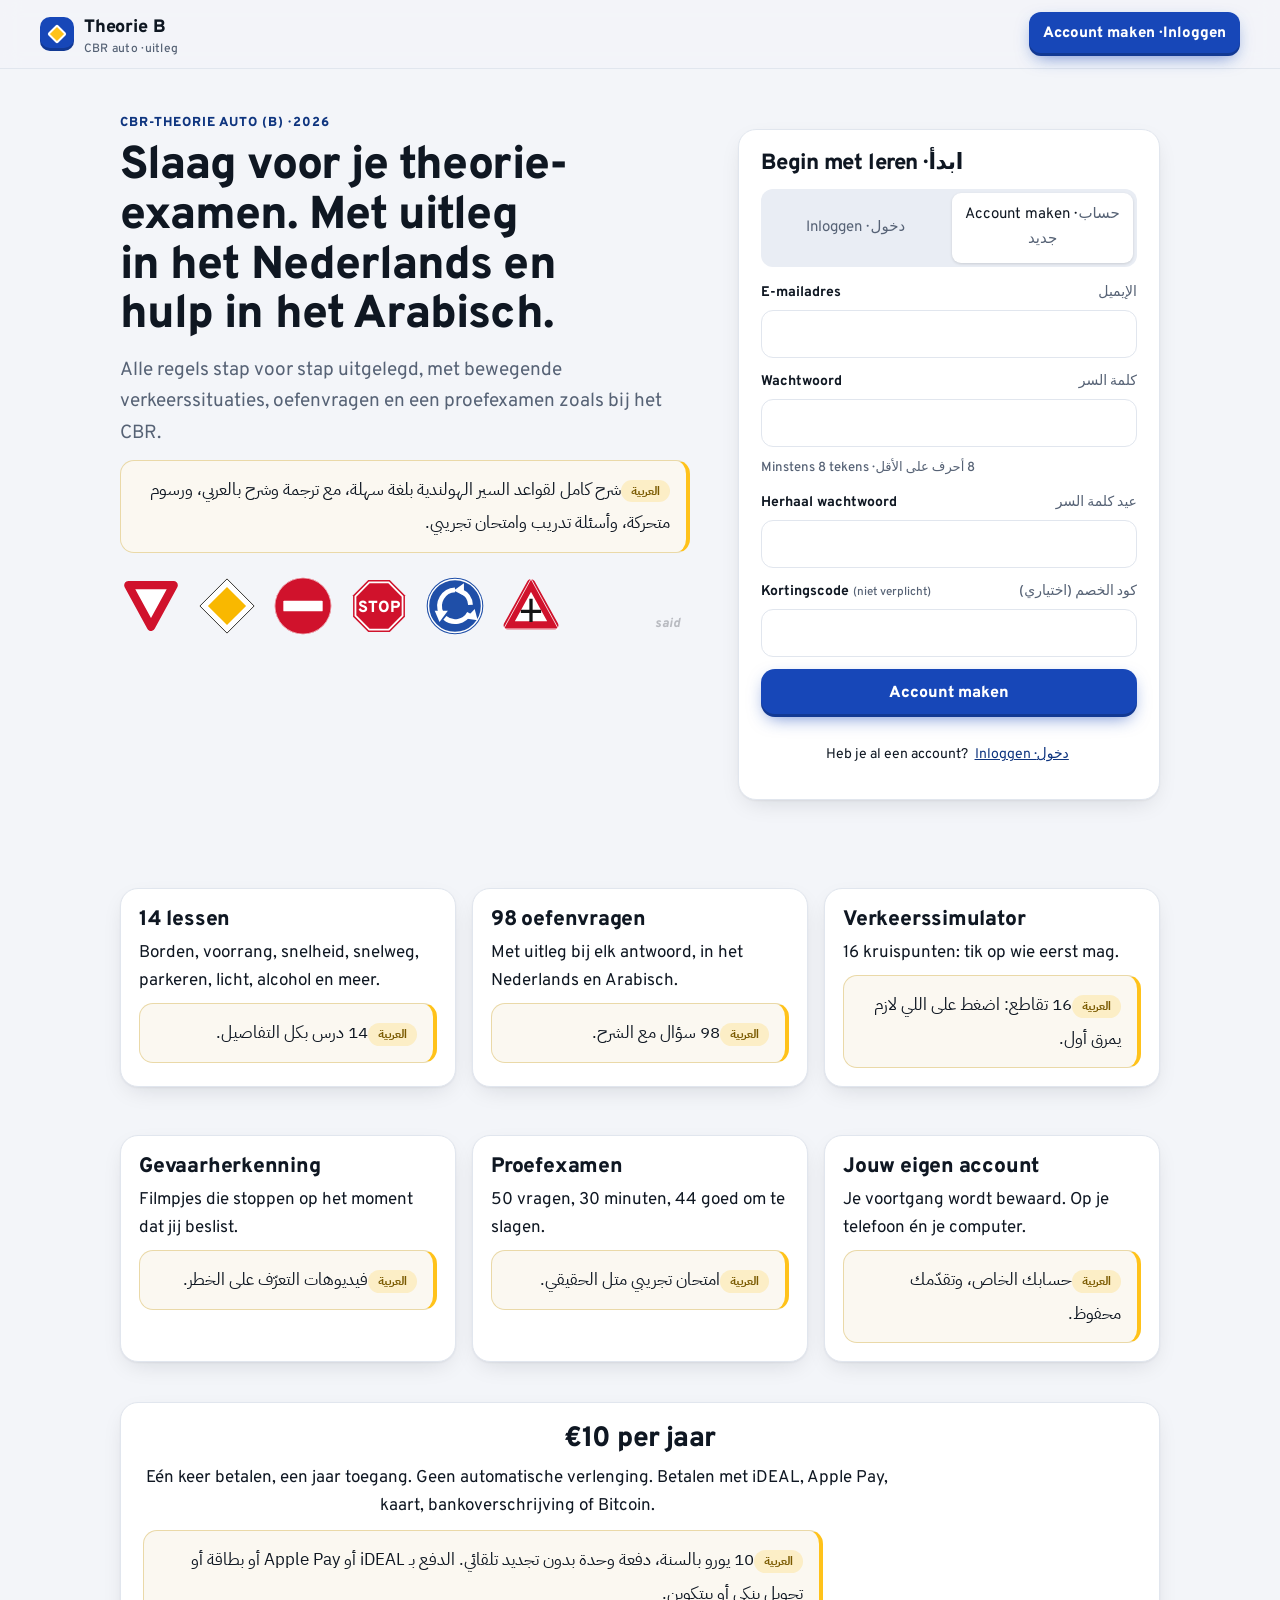
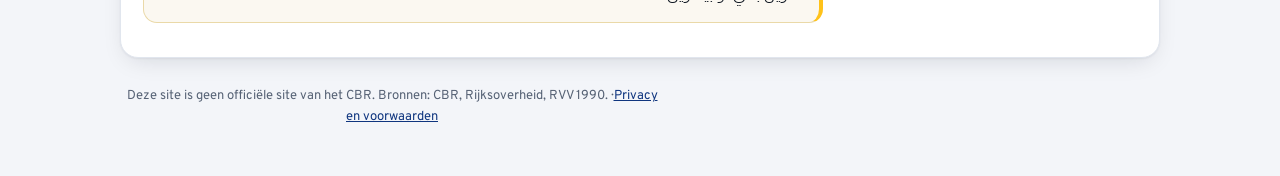
<file: index.html>
<!DOCTYPE html>
<html lang="nl" translate="no">
<head>
<meta charset="utf-8">
<meta name="google" content="notranslate">
<meta name="viewport" content="width=device-width, initial-scale=1">
<title>Theorie B – CBR-theorie met Arabische uitleg</title>
<meta name="description" content="CBR-theorie auto B: uitleg in het Nederlands met Arabische hulp, oefenvragen, simulator en proefexamen. €10 per jaar.">
<link rel="preconnect" href="https://fonts.googleapis.com">
<link rel="preconnect" href="https://fonts.gstatic.com" crossorigin>
<link href="https://fonts.googleapis.com/css2?family=Overpass:wght@400;500;600;700;800&family=IBM+Plex+Sans+Arabic:wght@400;500;600;700&display=swap" rel="stylesheet">
<link rel="stylesheet" href="assets/app.css">

</head>
<body class="landing">
<header class="lp-top"><a class="brand" href="/"><i><b></b></i><span>Theorie B<small>CBR auto · uitleg</small></span></a><a class="btn sm" href="#login">Account maken · Inloggen</a></header>
<main class="lp">
 <section class="lp-hero">
  <div>
   <p class="kicker">CBR-theorie auto (B) · 2026</p>
   <h1>Slaag voor je theorie-examen. Met uitleg in het Nederlands en hulp in het Arabisch.</h1>
   <p class="lead">Alle regels stap voor stap uitgelegd, met bewegende verkeerssituaties, oefenvragen en een proefexamen zoals bij het CBR.</p>
   <p class="ar" lang="ar" dir="rtl">شرح كامل لقواعد السير الهولندية بلغة سهلة، مع ترجمة وشرح بالعربي، ورسوم متحركة، وأسئلة تدريب وامتحان تجريبي.</p>
   <div class="lp-signs" id="lpSigns" aria-hidden="true"></div>
  </div>
  <div class="lp-auth card" id="login"><h2>Begin met leren · <span lang="ar" dir="rtl">ابدأ</span></h2><div id="authbox"><p class="amsg">Even geduld…</p></div></div>
 </section>
 <section class="lp-feat">
  <div class="card"><h3>14 lessen</h3><p>Borden, voorrang, snelheid, snelweg, parkeren, licht, alcohol en meer.</p><p class="ar" lang="ar" dir="rtl">14 درس بكل التفاصيل.</p></div>
  <div class="card"><h3>98 oefenvragen</h3><p>Met uitleg bij elk antwoord, in het Nederlands en Arabisch.</p><p class="ar" lang="ar" dir="rtl">98 سؤال مع الشرح.</p></div>
  <div class="card"><h3>Verkeerssimulator</h3><p>16 kruispunten: tik op wie eerst mag.</p><p class="ar" lang="ar" dir="rtl">16 تقاطع: اضغط على اللي لازم يمرق أول.</p></div>
  <div class="card"><h3>Gevaarherkenning</h3><p>Filmpjes die stoppen op het moment dat jij beslist.</p><p class="ar" lang="ar" dir="rtl">فيديوهات التعرّف على الخطر.</p></div>
  <div class="card"><h3>Proefexamen</h3><p>50 vragen, 30 minuten, 44 goed om te slagen.</p><p class="ar" lang="ar" dir="rtl">امتحان تجريبي متل الحقيقي.</p></div>
  <div class="card"><h3>Jouw eigen account</h3><p>Je voortgang wordt bewaard. Op je telefoon én je computer.</p><p class="ar" lang="ar" dir="rtl">حسابك الخاص، وتقدّمك محفوظ.</p></div>
 </section>
 <section class="lp-price card"><h2>€10 per jaar</h2><p>Eén keer betalen, een jaar toegang. Geen automatische verlenging. Betalen met iDEAL, Apple Pay, kaart, bankoverschrijving of Bitcoin.</p><p class="ar" lang="ar" dir="rtl">10 يورو بالسنة، دفعة وحدة بدون تجديد تلقائي. الدفع بـ iDEAL أو Apple Pay أو بطاقة أو تحويل بنكي أو بيتكوين.</p></section>
 <footer class="lp-foot"><p>Deze site is geen officiële site van het CBR. Bronnen: CBR, Rijksoverheid, RVV 1990. · <a href="privacy.html">Privacy en voorwaarden</a></p></footer>
</main>
<script src="assets/config.js"></script>
<script src="assets/signs.js"></script>
<script src="assets/lp.js"></script>
<script src="assets/auth.js"></script>
</body>
</html>
</file>
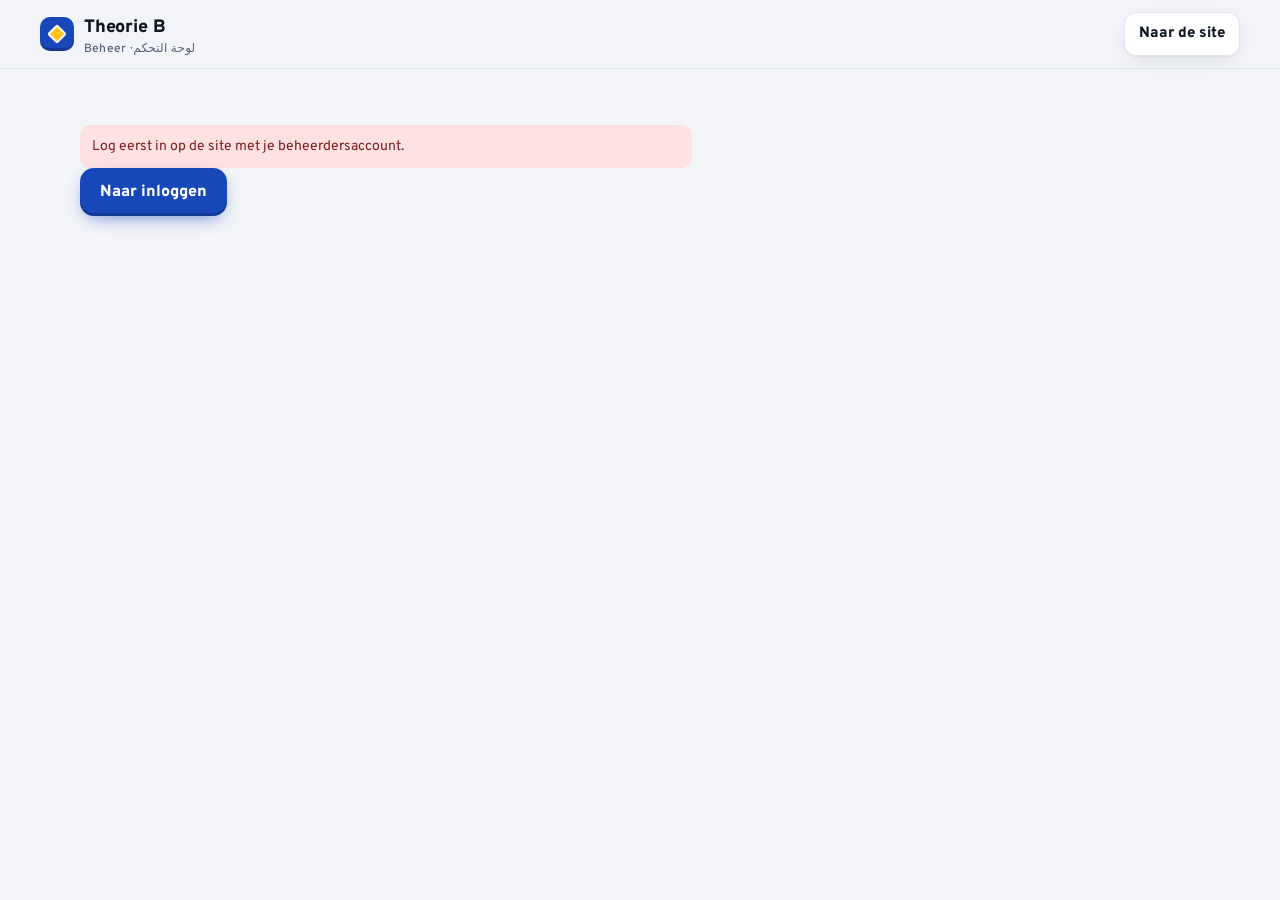
<file: admin.html>
<!DOCTYPE html>
<html lang="nl" translate="no">
<head>
<meta charset="utf-8">
<meta name="google" content="notranslate">
<meta name="viewport" content="width=device-width, initial-scale=1">
<title>Beheer – Theorie B</title>
<meta name="robots" content="noindex">
<link rel="preconnect" href="https://fonts.googleapis.com">
<link rel="preconnect" href="https://fonts.gstatic.com" crossorigin>
<link href="https://fonts.googleapis.com/css2?family=Overpass:wght@400;500;600;700;800&family=IBM+Plex+Sans+Arabic:wght@400;500;600;700&display=swap" rel="stylesheet">
<link rel="stylesheet" href="assets/app.css">

</head>
<body class="landing adm">
<header class="lp-top"><a class="brand" href="/"><i><b></b></i><span>Theorie B<small>Beheer · لوحة التحكم</small></span></a><a class="btn ghost sm" href="/">Naar de site</a></header>
<main class="lp" id="adm"><p class="amsg">Laden…</p></main>
<script src="assets/config.js"></script>
<script src="assets/admin.js"></script>
</body></html>
</file>
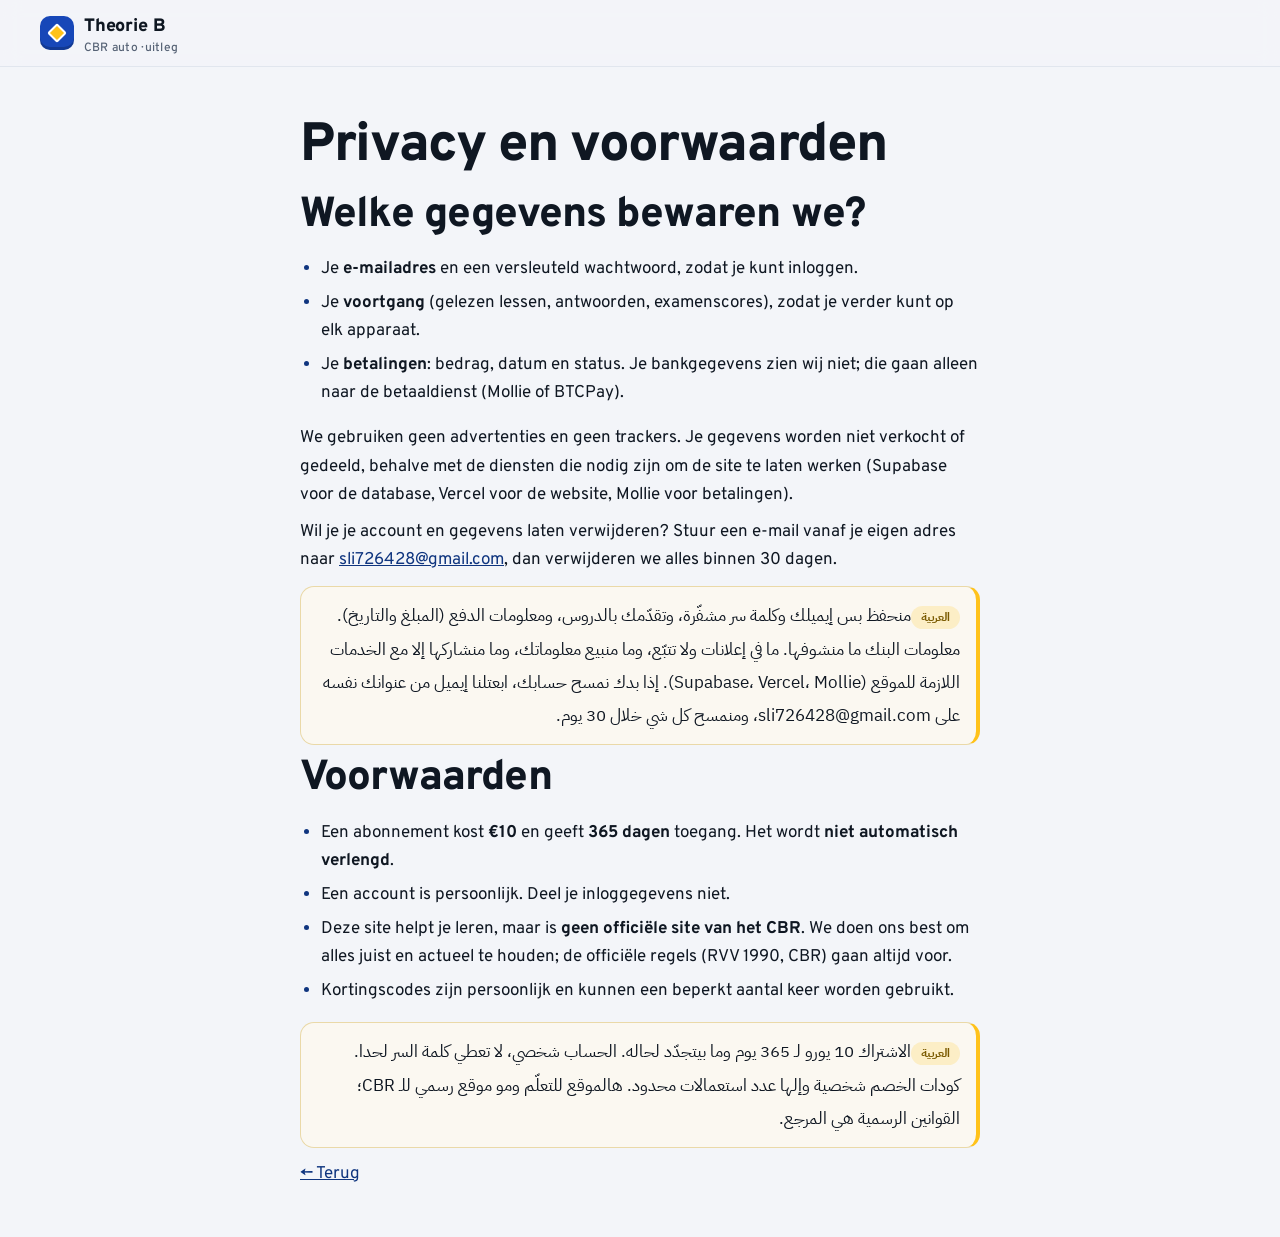
<file: privacy.html>
<!DOCTYPE html>
<html lang="nl" translate="no">
<head>
<meta charset="utf-8">
<meta name="google" content="notranslate">
<meta name="viewport" content="width=device-width, initial-scale=1">
<title>Privacy en voorwaarden – Theorie B</title>
<link rel="preconnect" href="https://fonts.googleapis.com">
<link rel="preconnect" href="https://fonts.gstatic.com" crossorigin>
<link href="https://fonts.googleapis.com/css2?family=Overpass:wght@400;500;600;700;800&family=IBM+Plex+Sans+Arabic:wght@400;500;600;700&display=swap" rel="stylesheet">
<link rel="stylesheet" href="assets/app.css">

</head>
<body class="landing"><header class="lp-top"><a class="brand" href="/"><i><b></b></i><span>Theorie B<small>CBR auto · uitleg</small></span></a></header>
<main class="lp" style="max-width:760px">
<h1>Privacy en voorwaarden</h1>
<h2>Welke gegevens bewaren we?</h2>
<ul><li>Je <b>e-mailadres</b> en een versleuteld wachtwoord, zodat je kunt inloggen.</li><li>Je <b>voortgang</b> (gelezen lessen, antwoorden, examenscores), zodat je verder kunt op elk apparaat.</li><li>Je <b>betalingen</b>: bedrag, datum en status. Je bankgegevens zien wij niet; die gaan alleen naar de betaaldienst (Mollie of BTCPay).</li></ul>
<p>We gebruiken geen advertenties en geen trackers. Je gegevens worden niet verkocht of gedeeld, behalve met de diensten die nodig zijn om de site te laten werken (Supabase voor de database, Vercel voor de website, Mollie voor betalingen).</p>
<p>Wil je je account en gegevens laten verwijderen? Stuur een e-mail vanaf je eigen adres naar <a href="mailto:sli726428@gmail.com">sli726428@gmail.com</a>, dan verwijderen we alles binnen 30 dagen.</p>
<div class="ar" lang="ar" dir="rtl">منحفظ بس إيميلك وكلمة سر مشفّرة، وتقدّمك بالدروس، ومعلومات الدفع (المبلغ والتاريخ). معلومات البنك ما منشوفها. ما في إعلانات ولا تتبّع، وما منبيع معلوماتك، وما منشاركها إلا مع الخدمات اللازمة للموقع (Supabase، Vercel، Mollie). إذا بدك نمسح حسابك، ابعتلنا إيميل من عنوانك نفسه على sli726428@gmail.com، ومنمسح كل شي خلال 30 يوم.</div>
<h2>Voorwaarden</h2>
<ul><li>Een abonnement kost <b>€10</b> en geeft <b>365 dagen</b> toegang. Het wordt <b>niet automatisch verlengd</b>.</li><li>Een account is persoonlijk. Deel je inloggegevens niet.</li><li>Deze site helpt je leren, maar is <b>geen officiële site van het CBR</b>. We doen ons best om alles juist en actueel te houden; de officiële regels (RVV 1990, CBR) gaan altijd voor.</li><li>Kortingscodes zijn persoonlijk en kunnen een beperkt aantal keer worden gebruikt.</li></ul>
<div class="ar" lang="ar" dir="rtl">الاشتراك 10 يورو لـ 365 يوم وما بيتجدّد لحاله. الحساب شخصي، لا تعطي كلمة السر لحدا. كودات الخصم شخصية وإلها عدد استعمالات محدود. هالموقع للتعلّم ومو موقع رسمي للـ CBR؛ القوانين الرسمية هي المرجع.</div>
<p><a href="/">← Terug</a></p>
</main></body></html>
</file>
<file: assets/app.css>
/*
VOICE: premium leerplatform – rustig, precies, veel lucht; uitleg staat centraal, effecten ondersteunen.
IDEA: de Nederlandse weg als lesmateriaal: wegwijzerblauw, retroreflecterende borden, bovenaanzicht van echte kruispunten.
PICTURE: geanimeerde kruispunten (echte textuur, auto's met schaduw) die je zelf oplost; borden met glans en 3D-kanteling.
COLOUR and TYPE: diep wegblauw + signaalgeel accent + bordrood voor fouten; Overpass (snelweg-letter) + IBM Plex Sans Arabic.
LAYOUT: desktop zijbalk met mappen en voortgang; telefoon: topbalk + schuiflade; elke map een eigen route (#hash).
*/
:root{color-scheme:light dark;
--bg:light-dark(#f3f5f9,#0b111a);--bg2:light-dark(#e9edf4,#111a26);--card:light-dark(#ffffff,#131c28);--ink:light-dark(#0f1722,#e8edf4);--soft:light-dark(#566275,#9aa8ba);
--line:light-dark(#e1e6ee,#223042);--brand:#1747b8;--brand2:light-dark(#0f357f,#7aa2ff);--tint:light-dark(#eaf0fd,#162441);--yellow:#ffc21a;--red:#d0122c;--green:#18a058;
--arbg:light-dark(#fbf8f1,#171a14);--arline:light-dark(#ead9a8,#4a4226);--sh:0 1px 2px #0f17220d,0 8px 24px -8px #0f172226;--sh2:0 2px 4px #0f172214,0 18px 40px -12px #0f172240;--r:18px}
:root[data-theme=light]{color-scheme:light}:root[data-theme=dark]{color-scheme:dark}
*{box-sizing:border-box;min-width:0}
html{scroll-padding-top:84px;-webkit-text-size-adjust:100%}
body{margin:0;background:var(--bg);color:var(--ink);font:17px/1.65 Overpass,system-ui,sans-serif;overflow-x:clip}
a{color:var(--brand2)}
button{font:inherit;color:inherit}
:focus-visible{outline:3px solid var(--yellow);outline-offset:3px;border-radius:10px}
.ico{width:22px;height:22px;flex:none;fill:none;stroke:currentColor;stroke-width:1.9;stroke-linecap:round;stroke-linejoin:round}

/* top bar */
.top{position:sticky;top:0;z-index:30;display:flex;align-items:center;gap:10px;height:64px;padding:0 max(3vw,12px);background:color-mix(in srgb,var(--bg) 82%,transparent);backdrop-filter:saturate(1.6) blur(14px);-webkit-backdrop-filter:saturate(1.6) blur(14px);border-bottom:1px solid var(--line)}
.brand{display:flex;align-items:center;gap:10px;text-decoration:none;color:var(--ink);font-weight:800;font-size:18px;letter-spacing:-.01em;margin-right:auto}
.brand i{width:34px;height:34px;display:grid;place-items:center;background:var(--brand);border-radius:10px;box-shadow:inset 0 -3px 0 #0003}
.brand i b{width:14px;height:14px;background:var(--yellow);transform:rotate(45deg);border:2px solid #fff;border-radius:2px}
.brand small{display:block;font:500 12px/1 Overpass,system-ui,sans-serif;color:var(--soft);letter-spacing:.02em}
.tbtn{display:inline-flex;align-items:center;gap:8px;height:44px;padding:0 14px;border-radius:12px;border:1px solid var(--line);background:var(--card);cursor:pointer;font-weight:700;font-size:15px;transition:transform .15s,background .2s,border-color .2s}
.tbtn:hover{border-color:var(--brand)}.tbtn:active{transform:scale(.96)}
.tbtn.on{background:var(--tint);border-color:var(--brand);color:var(--brand2)}
.tbtn .arl{font-family:'IBM Plex Sans Arabic';font-weight:700}
#menuBtn{display:none;width:44px;padding:0;justify-content:center}
.pchip{display:inline-flex;align-items:center;gap:8px;font-weight:800;font-size:15px;color:var(--soft)}
.pchip svg{width:34px;height:34px}

/* app layout */
.app{display:grid;grid-template-columns:290px minmax(0,1fr);max-width:1440px;margin:0 auto}
.side{position:sticky;top:64px;height:calc(100vh - 64px);overflow:auto;padding:20px 14px 30px;border-right:1px solid var(--line)}
.side h5{margin:18px 10px 8px;font-size:13px;color:var(--soft);font-weight:700}
.nav a{display:flex;align-items:center;gap:12px;padding:10px 12px;border-radius:12px;text-decoration:none;color:var(--ink);font-weight:600;font-size:16px;line-height:1.2;transition:background .2s,transform .2s}
.nav a:hover{background:var(--bg2);transform:translateX(2px)}
.nav a.cur{background:var(--tint);color:var(--brand2)}
.nav a .ic{width:36px;height:36px;border-radius:10px;display:grid;place-items:center;background:var(--bg2);color:var(--brand2);flex:none;transition:background .2s}
.nav a.cur .ic{background:var(--brand);color:#fff}
.nav a small{display:block;font:500 13px/1.3 'IBM Plex Sans Arabic';color:var(--soft);margin-top:2px}
.nav a .ck{margin-left:auto;width:22px;height:22px;border-radius:50%;border:2px solid var(--line);display:grid;place-items:center;flex:none}
.nav a.done .ck{background:var(--green);border-color:var(--green);color:#fff}
.nav a .ck svg{width:13px;height:13px;stroke-width:3;opacity:0}.nav a.done .ck svg{opacity:1}
.scrim{display:none}
@media(max-width:999px){
 .app{grid-template-columns:minmax(0,1fr)}
 #menuBtn{display:inline-flex}
 .side{position:fixed;z-index:40;top:0;left:0;bottom:0;height:100%;width:min(320px,86vw);background:var(--card);transform:translateX(-102%);transition:transform .3s cubic-bezier(.2,.8,.2,1);box-shadow:var(--sh2)}
 body.menu .side{transform:none}
 .scrim{display:block;position:fixed;inset:0;z-index:35;background:#0b111a80;opacity:0;pointer-events:none;transition:opacity .3s}
 body.menu .scrim{opacity:1;pointer-events:auto}
 .pchip span{display:none}
}
@media(max-width:420px){.brand small{display:none}.tbtn .lbl{display:none}}

.wrap{padding:clamp(20px,3.4vw,44px) max(4vw,16px) 80px;max-width:1040px;width:100%}
h1{font-size:clamp(34px,5.6vw,54px);line-height:1.04;letter-spacing:-.025em;margin:.15em 0 .35em;font-weight:800;text-wrap:balance}
h2{font-size:clamp(30px,4.6vw,42px);line-height:1.06;letter-spacing:-.02em;margin:0 0 .35em;font-weight:800;text-wrap:balance}
h3{font-size:21px;line-height:1.25;margin:1.8em 0 .5em;font-weight:800;letter-spacing:-.01em}
p{margin:.55em 0;max-width:68ch}
.lead{font-size:19px;color:var(--soft);max-width:60ch}
ul,ol{padding-left:1.25em}li{margin:.35em 0}li::marker{color:var(--brand2);font-weight:800}
b{font-weight:700}

/* Arabic translation blocks */
.ar{position:relative;font-family:'IBM Plex Sans Arabic',sans-serif;font-size:17px;line-height:1.95;background:var(--arbg);border:1px solid var(--arline);border-right:4px solid var(--yellow);border-radius:14px;padding:12px 16px 12px 16px;margin:12px 0;text-align:right}
.ar::before{content:"العربية";display:inline-block;font-size:12px;font-weight:700;color:#7a5a00;background:#ffc21a33;border-radius:999px;padding:0 10px;margin-bottom:4px;line-height:1.9}
:root[data-theme=dark] .ar::before{color:#ffd36b}
@media(prefers-color-scheme:dark){:root:not([data-theme=light]) .ar::before{color:#ffd36b}}
body.no-ar .ar,body.no-ar [lang=ar].arcol,body.no-ar td[lang=ar],body.no-ar th.arcol{display:none}

/* cards, tips */
.card{background:var(--card);border:1px solid var(--line);border-radius:var(--r);padding:20px 22px;margin:16px 0;box-shadow:var(--sh)}
.tip{display:flex;flex-direction:column;background:var(--card);border:1px solid var(--line);border-left:5px solid var(--yellow);padding:14px 18px 14px 18px;border-radius:14px;margin:16px 0;box-shadow:var(--sh)}
.tip.warn{border-left-color:var(--red)}
.note{font-size:14px;color:var(--soft)}

/* tables */
.scroll{overflow-x:auto;border-radius:var(--r);box-shadow:var(--sh);border:1px solid var(--line);margin:14px 0}
table{border-collapse:collapse;width:100%;background:var(--card);font-size:16px}
th,td{padding:12px 16px;border-bottom:1px solid var(--line);text-align:left;vertical-align:top}
tr:last-child td{border-bottom:0}
th{background:var(--tint);color:var(--brand2);font-weight:800;font-size:14px;letter-spacing:.01em}
tbody tr{transition:background .2s}tbody tr:hover{background:var(--bg2)}
td.n{text-align:right;white-space:nowrap;font-weight:800;font-variant-numeric:tabular-nums;color:var(--brand2)}
td[lang=ar],th.arcol{direction:rtl;text-align:right;font-family:'IBM Plex Sans Arabic',sans-serif}
@media(max-width:600px){table{font-size:15px}.stack thead{display:none}.stack tr{display:grid;padding-block:10px;border-bottom:1px solid var(--line)}.stack td{display:flow-root;border:0;padding:3px 14px;padding-inline-start:8.6em;text-align:start}.stack td::before{content:attr(data-l);float:inline-start;width:8em;margin-inline-start:-8.6em;white-space:normal;font:700 13px/1.6 Overpass,sans-serif;color:var(--soft);text-align:left}.stack td[lang=ar]{text-align:right}.stack td.n{text-align:start}}

/* home */
.hero{display:grid;grid-template-columns:minmax(0,1fr) minmax(0,1fr);gap:clamp(20px,3vw,40px);align-items:center;margin-bottom:28px}
@media(max-width:860px){.hero{grid-template-columns:minmax(0,1fr)}}
.stage{position:relative;border-radius:24px;overflow:hidden;box-shadow:var(--sh2);background:#2b3138}
.stage svg{display:block;width:100%;height:auto}
.stage .chip{position:absolute;left:12px;bottom:12px;background:#0b111acc;color:#fff;border-radius:999px;padding:6px 12px;font-size:14px;font-weight:700;backdrop-filter:blur(6px)}
.cta{display:flex;flex-wrap:wrap;gap:10px;margin:18px 0 6px}
.btn{display:inline-flex;align-items:center;gap:10px;min-height:48px;padding:0 20px;border-radius:14px;border:0;background:var(--brand);color:#fff;font-weight:800;font-size:16px;text-decoration:none;cursor:pointer;box-shadow:0 6px 18px -6px #1747b8aa,inset 0 -3px 0 #0003;transition:transform .15s,box-shadow .2s,filter .2s;position:relative;overflow:hidden}
.btn:hover{transform:translateY(-2px);box-shadow:0 12px 24px -8px #1747b8bb,inset 0 -3px 0 #0003}
.btn:active{transform:translateY(0) scale(.97)}
.btn.ghost{background:var(--card);color:var(--ink);border:1px solid var(--line);box-shadow:var(--sh)}
.btn.sm{min-height:44px;padding:0 14px;font-size:15px;border-radius:12px}
.btn[disabled]{opacity:.5;pointer-events:none}
.rip{position:absolute;border-radius:50%;background:#fff6;transform:scale(0);animation:rip .6s ease-out forwards;pointer-events:none}
@keyframes rip{to{transform:scale(4);opacity:0}}
.stats{display:grid;grid-template-columns:auto minmax(0,1fr);gap:18px;align-items:center;background:var(--card);border:1px solid var(--line);border-radius:var(--r);padding:18px 20px;box-shadow:var(--sh);margin:10px 0 26px}
.ring{width:110px;height:110px}
.ring circle{fill:none;stroke-width:10}
.ring .bgc{stroke:var(--bg2)}.ring .fg{stroke:url(#gProg);stroke-linecap:round;transition:stroke-dashoffset 1s cubic-bezier(.2,.8,.2,1)}
.ring text{font:800 24px Overpass,system-ui,sans-serif;fill:var(--ink)}
.bars{display:grid;gap:10px}
.bar{display:grid;grid-template-columns:minmax(0,1fr) auto;gap:4px 10px;font-size:15px;font-weight:700}
.bar i{grid-column:1/-1;height:8px;background:var(--bg2);border-radius:99px;overflow:hidden}
.bar i b{display:block;height:100%;width:0;background:linear-gradient(90deg,var(--brand),#4f86ff);border-radius:99px;transition:width 1s cubic-bezier(.2,.8,.2,1)}
.bar span:last-child{color:var(--soft);font-variant-numeric:tabular-nums}
.folders{display:grid;grid-template-columns:repeat(auto-fill,minmax(250px,1fr));gap:14px}
.folder{position:relative;display:flex;gap:14px;align-items:center;text-decoration:none;color:var(--ink);background:var(--card);border:1px solid var(--line);border-radius:var(--r);padding:16px;min-height:88px;box-shadow:var(--sh);transition:transform .25s cubic-bezier(.2,.8,.2,1),box-shadow .25s,border-color .25s}
.folder:hover{transform:translateY(-4px);box-shadow:var(--sh2);border-color:color-mix(in srgb,var(--brand) 40%,var(--line))}
.folder .ic{width:52px;height:52px;border-radius:14px;display:grid;place-items:center;background:linear-gradient(145deg,#2a63e0,#123a99);color:#fff;flex:none;box-shadow:inset 0 -3px 0 #0003}
.folder .ic .ico{width:26px;height:26px}
.folder span{display:block;font-weight:800;font-size:18px;line-height:1.2}
.folder small{display:block;font:500 14px/1.5 'IBM Plex Sans Arabic',sans-serif;color:var(--soft);margin-top:2px}
.folder .go{margin-left:auto;color:var(--soft);transition:transform .25s,color .25s}
.folder:hover .go{transform:translateX(4px);color:var(--brand2)}
.folder.done::after{content:"";position:absolute;top:10px;right:10px;width:22px;height:22px;border-radius:50%;background:var(--green) url("data:image/svg+xml,%3Csvg xmlns='http://www.w3.org/2000/svg' viewBox='0 0 24 24' fill='none' stroke='white' stroke-width='3.4' stroke-linecap='round' stroke-linejoin='round'%3E%3Cpath d='M5 12l5 5 9-10'/%3E%3C/svg%3E") center/14px no-repeat}

/* signs */
.signs{display:grid;grid-template-columns:repeat(auto-fill,minmax(290px,1fr));gap:14px}
.sign{background:var(--card);border:1px solid var(--line);border-radius:var(--r);padding:16px;display:grid;grid-template-columns:92px minmax(0,1fr);gap:14px;align-items:start;box-shadow:var(--sh);transition:transform .25s,box-shadow .25s}
.sign:hover{box-shadow:var(--sh2);transform:translateY(-2px)}
.sign h4{margin:2px 0 0;font-size:18px;line-height:1.25}
.sign p{margin:.3em 0;font-size:16px;color:var(--soft)}
.sign .ar{grid-column:1/-1;margin:2px 0 0}
.tilt{display:block;perspective:500px}
.sg{display:block;width:92px;height:92px;filter:drop-shadow(0 6px 8px #0f172240);transition:transform .35s cubic-bezier(.2,.8,.2,1);transform-style:preserve-3d;will-change:transform}
.sign .sg{width:88px;height:88px}

/* flashcards */
.deck{background:linear-gradient(160deg,var(--tint),var(--card));border:1px solid var(--line);border-radius:24px;padding:clamp(16px,3vw,28px);box-shadow:var(--sh);margin:18px 0 8px}
.deck-top{display:flex;flex-wrap:wrap;align-items:center;justify-content:space-between;gap:10px;margin-bottom:14px}
.deck-top h3{margin:0}
.flash{perspective:1400px;height:340px;max-width:520px;margin:0 auto;cursor:pointer}
.flash .in{position:relative;height:100%;transition:transform .7s cubic-bezier(.3,1.3,.4,1);transform-style:preserve-3d}
.flash.flip .in{transform:rotateY(180deg)}
.face{position:absolute;inset:0;border-radius:22px;background:var(--card);border:1px solid var(--line);box-shadow:var(--sh2);backface-visibility:hidden;-webkit-backface-visibility:hidden;display:flex;flex-direction:column;align-items:center;justify-content:center;gap:8px;padding:22px;text-align:center;overflow:auto}
.face.back{transform:rotateY(180deg);justify-content:flex-start;text-align:left;align-items:stretch}
.face.back h4{margin:0;font-size:24px;line-height:1.2}
.face.back p{margin:.3em 0}
.face .sg{width:170px;height:170px;animation:float 5s ease-in-out infinite}
.face .hint{font-size:15px;color:var(--soft);font-weight:600}
@keyframes float{0%,100%{transform:rotateY(-14deg) rotateX(4deg) translateY(0)}50%{transform:rotateY(14deg) rotateX(-2deg) translateY(-6px)}}
.deck-ctl{display:flex;flex-wrap:wrap;gap:10px;justify-content:center;margin-top:16px}
.deck-meta{display:flex;align-items:center;gap:12px;justify-content:center;margin-top:12px;font-weight:700;color:var(--soft);font-size:15px}
.deck-meta i{width:160px;height:8px;background:var(--bg2);border-radius:99px;overflow:hidden}
.deck-meta i b{display:block;height:100%;background:var(--green);border-radius:99px;transition:width .5s}
.known-tag{display:inline-flex;align-items:center;gap:6px;background:#18a05822;color:var(--green);border-radius:999px;padding:2px 10px;font-size:13px;font-weight:800}

/* diagrams */
.diag{display:grid;grid-template-columns:minmax(0,360px) minmax(0,1fr);gap:22px;align-items:start;background:var(--card);border:1px solid var(--line);border-radius:22px;padding:18px;margin:18px 0;box-shadow:var(--sh)}
.diag h3{margin-top:4px}
@media(max-width:700px){.diag{grid-template-columns:minmax(0,1fr);padding:14px}}
.scene{position:relative}
.scene .stage{border-radius:16px}
.scene .ctl{display:flex;flex-wrap:wrap;gap:8px;margin-top:10px}
.order{display:flex;flex-wrap:wrap;gap:8px;margin:10px 0}
.order span{display:inline-flex;align-items:center;background:linear-gradient(180deg,#ff9a1f,#f07a00);color:#fff;border-radius:999px;padding:3px 13px;font-weight:800;font-size:14px;box-shadow:0 3px 8px -3px #f07a00aa}
svg .act{cursor:default}
svg.quiz .act{cursor:pointer}
svg.quiz .act .halo{opacity:1;animation:halo 1.4s ease-in-out infinite}
svg .act .halo{opacity:0;transition:opacity .3s}
@keyframes halo{50%{stroke-opacity:.15;stroke-width:9}}
svg.quiz .badge,svg.playing .badge{opacity:0}
svg .badge{transition:opacity .4s}
svg .route{fill:none;stroke-width:5;stroke-linecap:round;opacity:.9;stroke-dasharray:1 0}
svg.quiz .route{opacity:.25}
.stage.bad{animation:shake .45s}
.stage.good{box-shadow:0 0 0 4px var(--green),var(--sh2)}
@keyframes shake{20%{transform:translateX(-8px)}40%{transform:translateX(7px)}60%{transform:translateX(-5px)}80%{transform:translateX(3px)}}
.stage .flashbad{position:absolute;inset:0;background:#d0122c55;opacity:0;pointer-events:none}
.stage.bad .flashbad{animation:fb .5s}
@keyframes fb{30%{opacity:1}}
.timer{font:800 15px Overpass,Arial,sans-serif}

/* bottom nav + done */
.endbar{display:grid;grid-template-columns:minmax(0,1fr) auto minmax(0,1fr);gap:12px;align-items:stretch;margin-top:36px}
.endbar a{display:flex;flex-direction:column;justify-content:center;gap:2px;text-decoration:none;color:var(--ink);background:var(--card);border:1px solid var(--line);border-radius:16px;padding:12px 16px;box-shadow:var(--sh);transition:transform .2s,box-shadow .2s;min-height:64px}
.endbar a:hover{transform:translateY(-2px);box-shadow:var(--sh2)}
.endbar a small{color:var(--soft);font-size:13px;font-weight:700}
.endbar a b{font-weight:800}
.endbar a.nx{text-align:right}
.endbar .done{align-self:center}
.btn.isdone{background:var(--green);box-shadow:0 6px 18px -6px #18a058aa,inset 0 -3px 0 #0003}
@media(max-width:640px){.endbar{grid-template-columns:minmax(0,1fr) minmax(0,1fr)}.endbar .done{grid-column:1/-1;grid-row:1;justify-self:stretch;justify-content:center}}

/* toast + confetti */
.toast{position:fixed;left:50%;bottom:max(18px,env(safe-area-inset-bottom));z-index:60;transform:translate(-50%,calc(100% + 40px));visibility:hidden;width:min(520px,92vw);background:var(--card);color:var(--ink);border:1px solid var(--line);border-radius:16px;box-shadow:var(--sh2);padding:12px 16px;display:flex;gap:12px;align-items:flex-start;transition:transform .45s cubic-bezier(.2,1.2,.3,1),visibility .45s}
.toast.show{transform:translate(-50%,0);visibility:visible}
.toast .dot{width:34px;height:34px;border-radius:50%;display:grid;place-items:center;flex:none;color:#fff}
.toast.ok .dot{background:var(--green)}.toast.no .dot{background:var(--red)}
.toast p{margin:0;font-weight:700}.toast .tar{font-family:'IBM Plex Sans Arabic';direction:rtl;text-align:right;font-weight:500;color:var(--soft)}
#fx{position:fixed;inset:0;pointer-events:none;z-index:55}

/* views + reveal */
.view{display:none}.view.on{display:block;animation:vin .45s cubic-bezier(.2,.8,.2,1)}
@keyframes vin{from{opacity:0;transform:translateY(10px)}}
.js .rv{opacity:0;transform:translateY(16px);transition:opacity .6s ease,transform .6s cubic-bezier(.2,.8,.2,1)}
.js .rv.in{opacity:1;transform:none}
@media (prefers-reduced-motion:reduce){*,*::before,*::after{animation:none!important;transition:none!important}.js .rv{opacity:1;transform:none}}

/* =========================================================
   FASE 2 – verfijning en nieuwe componenten
   ========================================================= */
:root{--glass:light-dark(#ffffffb8,#131c28b8);--glassb:light-dark(#ffffffcc,#ffffff14);--ok:#16a34a;--no:#dc2b2b;--ease:cubic-bezier(.2,.8,.2,1)}
body{background:radial-gradient(1200px 600px at 85% -10%,color-mix(in srgb,var(--brand) 9%,transparent),transparent 60%),radial-gradient(900px 500px at -10% 30%,color-mix(in srgb,var(--yellow) 7%,transparent),transparent 60%),var(--bg);background-attachment:fixed}
.arinline{font-family:'IBM Plex Sans Arabic',sans-serif;font-weight:600;color:var(--soft)}
h3[id]{scroll-margin-top:90px}

/* spotlight hover on cards */
.folder,.card,.qcard,.stile{background-image:radial-gradient(260px circle at var(--mx,-200px) var(--my,-200px),color-mix(in srgb,var(--brand) 9%,transparent),transparent 70%)}
.folder.alt .ic{background:linear-gradient(145deg,#ffcb3d,#f08a00)}
.fmeta{display:block;font:600 12.5px Overpass,sans-serif;color:var(--brand2);font-style:normal;margin-top:4px}
.fmeta:empty{display:none}

/* header glass + search */
.top{background:var(--glass);box-shadow:0 1px 0 var(--glassb) inset}
#searchBtn .ico{width:20px;height:20px}

/* filters */
.filterbar{display:flex;flex-wrap:wrap;gap:10px;align-items:center;margin:14px 0}
.sbox{display:flex;align-items:center;gap:8px;flex:1 1 240px;min-height:46px;padding:0 14px;background:var(--card);border:1px solid var(--line);border-radius:14px;box-shadow:var(--sh);transition:border-color .2s,box-shadow .2s}
.sbox:focus-within{border-color:var(--brand);box-shadow:0 0 0 4px color-mix(in srgb,var(--brand) 18%,transparent)}
.sbox input{flex:1;border:0;background:none;font:500 16px Overpass,sans-serif;color:var(--ink);outline:0;min-width:0}
.sbox .ico{color:var(--soft)}
.sbox.big{min-height:56px;font-size:18px}
.chips{display:flex;flex-wrap:wrap;gap:8px}
.chip{position:relative;overflow:hidden;display:inline-flex;align-items:center;gap:6px;min-height:38px;padding:0 14px;border-radius:999px;border:1px solid var(--line);background:var(--card);font:700 14px Overpass,sans-serif;cursor:pointer;transition:background .2s,border-color .2s,color .2s,transform .15s}
.chip:hover{border-color:var(--brand)}.chip:active{transform:scale(.96)}
.chip.on{background:var(--brand);border-color:var(--brand);color:#fff}
.chip.on .arcol{color:#ffffffcc}
.chip .ico{width:16px;height:16px}
.chip .arcol{font:600 12.5px 'IBM Plex Sans Arabic';color:var(--soft)}
.cnt{font:700 14px Overpass,system-ui,sans-serif;color:var(--soft);font-variant-numeric:tabular-nums}

/* sign grid */
.signgrid{display:grid;grid-template-columns:repeat(auto-fill,minmax(132px,1fr));gap:12px;margin:12px 0 22px}
.stile{display:flex;flex-direction:column;align-items:center;gap:6px;text-align:center;padding:14px 10px 12px;border-radius:16px;border:1px solid var(--line);background-color:var(--card);box-shadow:var(--sh);cursor:pointer;font:inherit;color:var(--ink);transition:transform .25s var(--ease),box-shadow .25s,border-color .25s}
.stile:hover{transform:translateY(-4px);box-shadow:var(--sh2);border-color:color-mix(in srgb,var(--brand) 35%,var(--line))}
.stile .sg{width:74px;height:74px}
.stile b{font-size:14px;line-height:1.25}
.stile small{font:700 12px Overpass,system-ui,sans-serif;color:var(--soft);background:var(--bg2);border-radius:999px;padding:1px 8px}
.stile[hidden]{display:none}
.sign{position:relative;cursor:pointer}
.sign:focus-visible{outline:3px solid var(--yellow)}

/* favourites */
.favb{position:absolute;top:10px;right:10px;width:36px;height:36px;border-radius:50%;border:1px solid var(--line);background:var(--card);display:grid;place-items:center;cursor:pointer;color:var(--soft);transition:color .2s,background .2s,transform .2s}
.favb .ico{width:18px;height:18px}
.favb:hover{color:#d99a00;transform:scale(1.08)}
.favb.isfav{color:#d99a00;background:#ffc21a22;border-color:#ffc21a88}
.favb.isfav .ico{fill:#ffc21a}
.favb.inh{position:relative;top:-4px;right:auto;display:inline-grid;vertical-align:middle;margin-left:6px}
.pop{animation:pop .45s var(--ease)}@keyframes pop{40%{transform:scale(1.35)}}
.btn.isfav{background:#f0a500}
.btn.isfav .ico{fill:#fff}
.empty{text-align:center;padding:40px 16px;color:var(--soft);background:var(--card);border:1px dashed var(--line);border-radius:var(--r)}
.empty .ico{width:40px;height:40px;color:#ffc21a}

/* modal */
.modal{position:fixed;inset:0;z-index:70;display:grid;place-items:center;padding:16px;background:#0b111a80;backdrop-filter:blur(6px);-webkit-backdrop-filter:blur(6px);opacity:0;pointer-events:none;transition:opacity .25s}
.modal.open{opacity:1;pointer-events:auto}
.modal.top{place-items:start center;padding-top:min(10vh,90px)}
.mpanel{position:relative;width:min(560px,100%);max-height:86vh;overflow:auto;background:var(--card);border:1px solid var(--line);border-radius:22px;box-shadow:0 30px 80px -20px #0008;padding:22px;transform:translateY(18px) scale(.97);transition:transform .35s var(--ease)}
.modal.wide .mpanel{width:min(720px,100%)}
.modal.open .mpanel{transform:none}
.mclose{position:absolute;top:12px;right:12px;width:44px;height:44px;border-radius:12px;border:1px solid var(--line);background:var(--card);cursor:pointer;display:grid;place-items:center;z-index:2}
.smodal{display:grid;grid-template-columns:220px minmax(0,1fr);gap:24px;align-items:center}
.smodal h3{margin:.3em 0 .2em;font-size:26px}
.sbig{display:grid;place-items:center;perspective:600px;background:radial-gradient(circle,var(--tint),transparent 70%);border-radius:20px;padding:12px}
.sbig .sg{width:190px;height:190px;animation:float 5s ease-in-out infinite}
@media(max-width:600px){.smodal{grid-template-columns:minmax(0,1fr);text-align:center}.smodal .ar{text-align:right}}
.kode{display:inline-block;font:800 12.5px Overpass,system-ui,sans-serif;background:var(--tint);color:var(--brand2);border-radius:999px;padding:2px 10px;margin-right:6px}
.kode.alt{background:var(--bg2);color:var(--soft)}
.search .results{display:grid;gap:6px;margin-top:12px}
.res{display:flex;gap:12px;align-items:center;text-align:left;padding:10px;border-radius:12px;border:1px solid transparent;background:none;cursor:pointer;font:inherit;color:var(--ink)}
.res:hover,.res:focus-visible{background:var(--bg2);border-color:var(--line)}
.res b{display:block;font-size:15px;line-height:1.3}
.res small{display:block;font-size:13px;color:var(--soft)}
.ri{width:40px;height:40px;flex:none;display:grid;place-items:center;border-radius:10px;background:var(--tint);color:var(--brand2)}
.ri .sg{width:38px;height:38px;filter:none}
.flashhl{animation:hl 1.8s ease}@keyframes hl{0%,60%{box-shadow:0 0 0 4px var(--yellow)}}

/* exam-tip + example + more */
.exam,.example{position:relative;border-radius:var(--r);padding:16px 20px 14px 22px;margin:18px 0;border:1px solid var(--line);overflow:hidden}
.exam{background:linear-gradient(135deg,color-mix(in srgb,var(--yellow) 16%,var(--card)),var(--card) 60%)}
.example{background:linear-gradient(135deg,color-mix(in srgb,var(--brand) 10%,var(--card)),var(--card) 60%)}
.exam::before,.example::before{content:"";position:absolute;left:0;top:0;bottom:0;width:5px;background:var(--yellow)}
.example::before{background:var(--brand)}
.exam h4,.example h4{margin:0 0 6px;font-size:16px;display:flex;align-items:center;gap:8px}
.exam h4::before{content:"";width:22px;height:22px;background:#f0a500 url("data:image/svg+xml,%3Csvg xmlns='http://www.w3.org/2000/svg' viewBox='0 0 24 24' fill='none' stroke='white' stroke-width='2.6' stroke-linecap='round'%3E%3Cpath d='M12 7v6M12 17v.1'/%3E%3C/svg%3E") center/16px no-repeat;border-radius:50%}
.example h4::before{content:"";width:22px;height:22px;background:var(--brand) url("data:image/svg+xml,%3Csvg xmlns='http://www.w3.org/2000/svg' viewBox='0 0 24 24' fill='none' stroke='white' stroke-width='2.4' stroke-linecap='round' stroke-linejoin='round'%3E%3Cpath d='M5 17h14l-1.6-5.3A2 2 0 0 0 15.5 10h-7a2 2 0 0 0-1.9 1.7z'/%3E%3C/svg%3E") center/16px no-repeat;border-radius:50%}
details.more{background:var(--card);border:1px solid var(--line);border-radius:var(--r);margin:16px 0;box-shadow:var(--sh);overflow:hidden}
details.more summary{list-style:none;cursor:pointer;padding:14px 52px 14px 18px;font-weight:800;position:relative;min-height:48px}
details.more summary::-webkit-details-marker{display:none}
details.more summary::after{content:"";position:absolute;right:16px;top:50%;width:26px;height:26px;margin-top:-13px;border-radius:50%;background:var(--tint) url("data:image/svg+xml,%3Csvg xmlns='http://www.w3.org/2000/svg' viewBox='0 0 24 24' fill='none' stroke='%231747b8' stroke-width='2.6' stroke-linecap='round' stroke-linejoin='round'%3E%3Cpath d='M6 9l6 6 6-6'/%3E%3C/svg%3E") center/16px no-repeat;transition:transform .3s var(--ease)}
details.more[open] summary::after{transform:rotate(180deg)}
details.more>div{padding:0 18px 14px}
details.more[open]>div{animation:vin .35s var(--ease)}
ol.steps{counter-reset:st;list-style:none;padding:0;display:grid;gap:10px}
ol.steps li{counter-increment:st;position:relative;background:var(--card);border:1px solid var(--line);border-radius:14px;padding:12px 14px 12px 56px;box-shadow:var(--sh);margin:0}
ol.steps li::before{content:counter(st);position:absolute;left:12px;top:50%;transform:translateY(-50%);width:32px;height:32px;border-radius:50%;display:grid;place-items:center;background:linear-gradient(145deg,#2a63e0,#123a99);color:#fff;font-weight:800}

/* quiz */
.quiz{margin:26px 0 10px}
.qtop{display:flex;flex-wrap:wrap;align-items:center;gap:12px;justify-content:space-between}
.qtop h3{margin:0;display:flex;align-items:center;gap:8px}
.qscore{display:flex;align-items:center;gap:10px;font:700 14px Overpass,system-ui,sans-serif;color:var(--soft);flex:1 1 220px}
.qscore i{flex:1;height:8px;background:var(--bg2);border-radius:99px;overflow:hidden;max-width:220px}
.qscore i b{display:block;height:100%;background:linear-gradient(90deg,#18a058,#5fd08c);border-radius:99px;transition:width .6s var(--ease)}
.qlist{display:grid;gap:14px;margin-top:14px}
.qcard{position:relative;background-color:var(--card);border:1px solid var(--line);border-radius:var(--r);padding:18px;box-shadow:var(--sh);transition:box-shadow .3s,border-color .3s}
.qcard.right{border-color:#18a05888;box-shadow:0 0 0 3px #18a05822,var(--sh)}
.qcard.wrong{border-color:#dc2b2b66;animation:shake .45s}
.qhead{display:flex;justify-content:space-between;align-items:center;gap:8px;min-height:36px}
.qhead .favb{position:static}
.qtag{font:800 12px Overpass,system-ui,sans-serif;color:var(--brand2);background:var(--tint);border-radius:999px;padding:3px 10px}
.qq{font-weight:700;font-size:18px;margin:.4em 0 .1em}
.qa{font-family:'IBM Plex Sans Arabic',sans-serif;color:var(--soft);margin:0 0 .6em;text-align:right}
.opts{display:grid;gap:8px}
.opt{position:relative;overflow:hidden;display:flex;align-items:center;gap:12px;text-align:left;min-height:50px;padding:10px 14px;border-radius:14px;border:1.5px solid var(--line);background:var(--bg);font:600 16px/1.35 Overpass,sans-serif;color:var(--ink);cursor:pointer;transition:border-color .2s,background .2s,transform .15s}
.opt:hover:not(:disabled){border-color:var(--brand);transform:translateX(3px)}
.opt:disabled{cursor:default}
.ol{flex:none;width:30px;height:30px;border-radius:9px;display:grid;place-items:center;background:var(--card);border:1px solid var(--line);font-weight:800;font-size:14px}
.opt.correct{border-color:var(--ok);background:color-mix(in srgb,var(--ok) 12%,var(--card))}
.opt.correct .ol{background:var(--ok);color:#fff;border-color:var(--ok)}
.opt.incorrect{border-color:var(--no);background:color-mix(in srgb,var(--no) 10%,var(--card))}
.opt.incorrect .ol{background:var(--no);color:#fff;border-color:var(--no)}
.opt.picked{border-color:var(--brand);background:var(--tint)}
.opt.picked .ol{background:var(--brand);color:#fff}
.qexp{margin-top:12px;padding-top:10px;border-top:1px dashed var(--line);animation:vin .35s var(--ease)}
.qprev{position:absolute;bottom:12px;right:14px;font:700 11.5px Overpass,system-ui,sans-serif;border-radius:999px;padding:1px 8px}
.qprev.ok{color:var(--ok);background:#18a05818}.qprev.no{color:var(--no);background:#dc2b2b14}
.qcard.done .qprev{display:none}

/* scenes: 3D + effects */
.stage{perspective:900px}
.tilt3d{transition:transform .8s var(--ease);transform-origin:50% 60%}
.stage.d3{overflow:visible;background:transparent;box-shadow:none}
.stage.d3 .tilt3d{transform:rotateX(48deg) rotateZ(-14deg) scale(.86);filter:drop-shadow(0 30px 30px #0006)}
.stage.d3 svg{border-radius:14px}
.b3d{position:absolute;top:10px;right:10px;z-index:3;display:inline-flex;align-items:center;gap:6px;height:36px;padding:0 10px;border-radius:10px;border:1px solid #ffffff33;background:#0b111aa8;color:#fff;font:800 13px Overpass,system-ui,sans-serif;cursor:pointer;backdrop-filter:blur(6px)}
.b3d .ico{width:16px;height:16px}
.b3d[aria-pressed=true]{background:var(--yellow);color:#111}
.act.braking .tl{fill:#ff2b2b;filter:drop-shadow(0 0 3px #ff2b2b)}
.act.amb .blue{animation:blink .5s steps(2) infinite}
.ind{animation:blink .7s steps(2) infinite}
@keyframes blink{50%{fill:#ffffff22}}
.boom{animation:boom .5s var(--ease)}
@keyframes boom{from{transform-box:fill-box;transform-origin:center;scale:.2;opacity:0}}
.tlight circle{transition:fill .2s}
svg.quiz .act{cursor:pointer}

/* simulator */
.simtop{display:flex;align-items:center;justify-content:space-between;gap:12px;margin:10px 0 12px}
.simprog{display:flex;flex-wrap:wrap;gap:6px}
.pdot{width:26px;height:26px;border-radius:8px;border:1.5px solid var(--line);background:var(--card);cursor:pointer;transition:transform .2s}
.pdot.cur{border-color:var(--brand);transform:scale(1.15);box-shadow:0 0 0 3px color-mix(in srgb,var(--brand) 20%,transparent)}
.pdot.ok{background:var(--ok);border-color:var(--ok)}.pdot.no{background:var(--no);border-color:var(--no)}
.simgrid{display:grid;grid-template-columns:minmax(0,1fr) minmax(0,1fr);gap:22px;background:var(--card);border:1px solid var(--line);border-radius:22px;padding:18px;box-shadow:var(--sh)}
@media(max-width:820px){.simgrid{grid-template-columns:minmax(0,1fr)}}
.simside h3{margin:.3em 0 0}
.simq{margin:14px 0 8px}
.simnav{display:flex;flex-wrap:wrap;gap:8px;margin-top:14px}

/* mistakes */
.tabs{display:flex;flex-wrap:wrap;gap:8px;margin:10px 0}
.btn.bad{background:var(--no);box-shadow:0 6px 18px -6px #dc2b2baa,inset 0 -3px 0 #0003}
.btn.good{background:var(--ok);box-shadow:0 6px 18px -6px #18a058aa,inset 0 -3px 0 #0003}
.mist .goodtxt{color:var(--ok)}
.mist[data-mode=fout] .mscene .stage{box-shadow:0 0 0 3px #dc2b2b55,var(--sh2)}
.mist[data-mode=goed] .mscene .stage{box-shadow:0 0 0 3px #18a05866,var(--sh2)}

/* stopping simulator + charts */
.ssim{background:var(--card);border:1px solid var(--line);border-radius:22px;padding:16px;box-shadow:var(--sh)}
.sctl{display:flex;flex-wrap:wrap;gap:14px 22px;align-items:end;margin-bottom:12px}
.sctl label{display:grid;gap:4px;font:700 14px Overpass,system-ui,sans-serif;color:var(--soft);min-width:170px;flex:1}
.sctl label b{color:var(--ink);font-size:16px}
input[type=range]{width:100%;accent-color:var(--brand);height:28px}
.seg{display:inline-flex;background:var(--bg2);border-radius:12px;padding:4px;gap:4px}
.seg button{min-height:38px;padding:0 14px;border:0;border-radius:9px;background:none;font:700 14px Overpass,system-ui,sans-serif;cursor:pointer;color:var(--soft)}
.seg button.on{background:var(--card);color:var(--ink);box-shadow:var(--sh)}
#sCan{width:100%;height:190px;display:block;border-radius:14px}
.sres{display:flex;flex-wrap:wrap;gap:10px 18px;align-items:center;margin-top:12px;font-size:15px}
.sw{display:inline-block;width:12px;height:12px;border-radius:3px;margin-right:6px;vertical-align:-1px}
.sw.y{background:#f5b400}.sw.r{background:#dc2b2b}.sw.k{background:var(--ink)}
.verdict{margin-left:auto;font-weight:800;border-radius:999px;padding:4px 12px}
.verdict.ok{background:#18a05820;color:var(--ok)}.verdict.no{background:#dc2b2b18;color:var(--no)}
.chart{display:grid;gap:8px;background:var(--card);border:1px solid var(--line);border-radius:var(--r);padding:16px;box-shadow:var(--sh);margin:12px 0}
.crow{display:grid;grid-template-columns:150px minmax(0,1fr) 64px;gap:10px;align-items:center;text-decoration:none;color:var(--ink);font-size:14.5px;font-weight:600}
a.crow:hover .cl{color:var(--brand2)}
.cbar{position:relative;display:flex;height:14px;background:var(--bg2);border-radius:99px;overflow:hidden}
.cbar i{display:block;height:100%;width:0;animation:grow 1.1s var(--ease) forwards;width:var(--w)}
.cbar i.y{background:#f5b400}.cbar i.r{background:#dc2b2b}.cbar i.b{background:linear-gradient(90deg,var(--brand),#4f86ff);border-radius:99px}.cbar i.g{background:var(--ok);border-radius:99px}
.cbar .mark{position:absolute;top:-3px;bottom:-3px;width:2px;background:var(--ink);opacity:.5}
@keyframes grow{from{width:0}}
.cv{text-align:right;font-variant-numeric:tabular-nums;font-weight:800;color:var(--brand2)}
.clegend{display:flex;gap:18px;font-size:13.5px;color:var(--soft);margin-top:4px}
@media(max-width:600px){.crow{grid-template-columns:96px minmax(0,1fr) 52px;font-size:13px}}

/* night + weather demos */
.beam,.wx{background:var(--card);border:1px solid var(--line);border-radius:22px;padding:14px;box-shadow:var(--sh);margin:14px 0}
.beam>svg,.wx>svg{width:100%;max-width:680px;margin:0 auto;height:auto;display:block;border-radius:14px}
.beamp{transition:d .5s var(--ease)}
.oncar{transition:transform 1.2s var(--ease)}
.glare{transition:opacity .4s}
.drop{animation:rain .7s linear infinite}
@keyframes rain{to{transform:translate(-14px,130px)}}
.wcar{transition:transform .5s var(--ease)}
.wx svg[data-w=aqua] .wh{animation:spin .3s linear infinite;transform-box:fill-box;transform-origin:center}
.wx .ctl,.beam .ctl{display:flex;flex-wrap:wrap;gap:10px;margin-top:10px;align-items:center}
#onc.on{background:var(--yellow);color:#111}

/* exam */
.examintro{display:grid;grid-template-columns:auto minmax(0,1fr);gap:20px;align-items:center}
.ebig{width:80px;height:80px;border-radius:22px;display:grid;place-items:center;background:linear-gradient(145deg,#2a63e0,#123a99);color:#fff}
.ebig .ico{width:40px;height:40px}
.exbar{display:flex;align-items:center;gap:12px;margin:8px 0 14px;position:sticky;top:72px;z-index:5;background:var(--glass);backdrop-filter:blur(10px);padding:8px 12px;border-radius:14px;border:1px solid var(--line)}
.exprog{flex:1;height:8px;background:var(--bg2);border-radius:99px;overflow:hidden}
.exprog b{display:block;height:100%;background:var(--brand);transition:width .4s var(--ease)}
.extime{display:inline-flex;align-items:center;gap:6px;font-weight:800;font-variant-numeric:tabular-nums}
.exres{display:grid;grid-template-columns:auto minmax(0,1fr);gap:22px;align-items:center;background:var(--card);border:1px solid var(--line);border-radius:22px;padding:20px;box-shadow:var(--sh)}
.exres.ok{box-shadow:0 0 0 3px #18a05855,var(--sh)}
.exres.no{box-shadow:0 0 0 3px #dc2b2b44,var(--sh)}
.exres .ring{width:130px;height:130px}
@media(max-width:560px){.examintro,.exres{grid-template-columns:minmax(0,1fr)}}

.fbhead{display:flex;gap:10px;align-items:center;justify-content:space-between}
@media (prefers-reduced-motion:reduce){.stage.d3 .tilt3d{transform:rotateX(40deg) scale(.88)}}
@keyframes spin{to{transform:rotate(360deg)}}
html{overflow-x:clip}

.modal.top .sbox{margin-right:54px}
.cl{overflow-wrap:anywhere}
@media(max-width:640px){.endbar>span:empty{display:none}}
/* realistic motion details */
.walker .f1,.walker .a2{animation:stepA .5s ease-in-out infinite alternate}
.walker .f2,.walker .a1{animation:stepB .5s ease-in-out infinite alternate}
@keyframes stepA{to{transform:translateY(8px)}}@keyframes stepB{to{transform:translateY(-8px)}}
.cyc .lg1{animation:pedA .45s ease-in-out infinite alternate}.cyc .lg2{animation:pedB .45s ease-in-out infinite alternate}
@keyframes pedA{to{transform:translateY(-3px)}}@keyframes pedB{to{transform:translateY(3px)}}
svg:not(.playing):not(.moving) .walker *, svg:not(.playing):not(.moving) .cyc *{animation-play-state:paused}
.act.turnR .ir,.act.turnL .il{animation:indic .6s steps(2) infinite}
@keyframes indic{50%{opacity:1}}

/* =========================================================
   PHASE 3 – review fixes (contrast, a11y, mobile, realism)
   ========================================================= */
:root{--brand:light-dark(#1747b8,#2f62e0);--green:light-dark(#15803d,#4ade80);--ok:light-dark(#15803d,#4ade80);--no:light-dark(#c81e1e,#ff6b6b);--focus:light-dark(#0b3fb3,#ffc21a)}
:focus-visible{outline:3px solid var(--focus);outline-offset:3px}
.btn .arcol,.btn .arinline,.btn.ghost .arinline{color:inherit;opacity:.88}
.btn:not(.ghost) .arinline,.btn:not(.ghost) .arcol{color:#ffffffe6;opacity:1}
.btn.good,.btn.isdone{background:#15803d}
.btn.bad{background:#b91c1c}
.order span{background:linear-gradient(180deg,#d9620a,#b84d00);box-shadow:0 3px 8px -3px #b84d00aa}
.badge circle{fill:#c2410c}
.known-tag{color:light-dark(#166534,#4ade80);background:light-dark(#dcfce7,#16653433)}
.favb.isfav{color:light-dark(#a86b00,#ffc21a)}
.verdict.ok,.goodtxt b{color:var(--ok)}
:root .ar::before,:root[data-theme] .ar::before{color:light-dark(#7a5a00,#ffd36b)}
.folder .ic,ol.steps>li::before{box-shadow:inset 0 0 0 1px light-dark(transparent,#ffffff1f)}
.vmark{font-weight:800;font-size:.85em;margin-inline-start:6px}
.opt.correct .vmark{color:var(--ok)}.opt.incorrect .vmark{color:var(--no)}
/* modal: really hidden when closed, full-viewport backdrop */
.modal{top:0;left:0;width:100vw;height:100dvh;visibility:hidden;transition:opacity .25s,visibility 0s .25s;background:light-dark(#0f172259,#000000a6)}
.modal.open{visibility:visible;transition:opacity .25s}
.scrim{background:light-dark(#0f172259,#000000a6)}
.toast{z-index:80}
.rcount{margin:6px 2px 0;font-size:13px;color:var(--soft);min-height:1em}
.res[aria-selected=true]{background:var(--tint);outline:2px solid var(--brand);outline-offset:-2px}
/* sign titles never run under the star */
.sign h4,.stile b{padding-right:40px;overflow-wrap:anywhere;hyphens:auto}
.stile b{padding-right:0}
.sign .favb{position:absolute;top:10px;right:10px}
.stile{position:relative}
/* exam focus mode */
body.inexam #nextnav,body.inexam .lessfav{display:none!important}
body.inexam .exbar{position:sticky;top:64px;z-index:5}
body.inexam .qcard{scroll-margin-top:130px}
.btnrow{display:flex;flex-wrap:wrap;gap:10px;margin-top:6px}
/* simulator dots numbered, bigger touch targets */
.pdot{min-width:32px;height:32px;font:800 13px/1 Overpass,Arial,sans-serif;color:var(--soft);display:inline-grid;place-items:center}
.pdot.cur{color:#fff;background:var(--brand);border-color:var(--brand)}
.pdot.ok{border-color:var(--ok);color:var(--ok)}.pdot.no{border-color:var(--no);color:var(--no)}
.pdot.cur.ok,.pdot.cur.no{color:#fff}
.favb{min-width:44px;min-height:44px}
.chip{min-height:44px}
.b3d{min-height:40px}
#bronnen a,.srclist a{display:inline-block;padding:6px 0}
@media(pointer:coarse){.opt{min-height:48px}}
#flash{touch-action:pan-y}
/* quiz actors focusable */
.quiz .act{cursor:pointer;outline:none}
.quiz .act:focus-visible .halo{stroke:#38bdf8;stroke-width:7;opacity:1}
/* realistic vehicle states */
.act .tl{transition:fill .12s}
.act.braking .tl{fill:#ff2b2b;filter:none}
.act.braking .veh{filter:drop-shadow(0 6px 4px #ff1e1e55)}
.act.crashed .indic{animation:indic .55s steps(2) infinite}
.mehalo{animation:mehalo 2.4s ease-in-out infinite;opacity:.85}
@keyframes mehalo{50%{opacity:.35}}
svg:not(.playing):not(.moving) .act.turnR .ir,svg:not(.playing):not(.moving) .act.turnL .il{animation:indic .6s steps(2) infinite}
.tlight circle{transition:fill .15s}
.tlight[data-s=r] .lr,.tlight[data-s=y] .ly,.tlight[data-s=g] .lg{filter:drop-shadow(0 0 3px currentColor)}
/* crash: flash, ring, glass shards, dust; no cartoon star */
.impact .flash{animation:iflash .45s ease-out forwards}
.impact .ring1{animation:iring .6s ease-out forwards}
.impact .shard{animation:ishard .9s cubic-bezier(.15,.7,.3,1) forwards}
.impact .dust{animation:idust 1.6s ease-out forwards}
.crashlbl{animation:ilbl .35s .15s both var(--ease)}
@keyframes iflash{0%{opacity:.95;transform:scale(.4)}100%{opacity:0;transform:scale(1.8)}}
@keyframes iring{0%{opacity:.9;transform:scale(.5)}100%{opacity:0;transform:scale(3)}}
@keyframes ishard{0%{transform:translate(0,0) rotate(0)}100%{transform:translate(var(--dx),var(--dy)) rotate(var(--r))}}
@keyframes idust{0%{opacity:0;transform:scale(.5)}20%{opacity:.25}100%{opacity:0;transform:scale(3.4)}}
@keyframes ilbl{from{opacity:0;transform:translateY(6px)}}
.stage.d3 .tilt3d{transform:perspective(900px) rotateX(28deg) scale(.94)}
.mist .tabs .btn[disabled]{opacity:.45}
.btn[disabled]{opacity:.45;cursor:not-allowed}
/* performance */
.sg{will-change:auto;filter:none}
.face .sg,.sbig .sg{filter:drop-shadow(0 6px 8px #0f172240)}
@media(hover:hover){.stile:hover .sg{filter:drop-shadow(0 6px 8px #0f172240)}}
.view:not(.on){content-visibility:hidden}
.ar,.arinline{text-align:start}
.qa,.qcard .ar{text-align:right}
@media(max-width:640px){.simgrid{gap:12px}.simside .simnav{position:sticky;bottom:0;background:var(--card);padding:8px 0;z-index:2}}
@media(prefers-reduced-motion:reduce){.mehalo,.impact *,.crashlbl{animation:none!important}.impact .flash,.impact .ring1,.impact .dust{display:none}}
.skip{position:absolute;left:-9999px;top:8px;z-index:100;background:var(--brand);color:#fff;padding:10px 16px;border-radius:10px;font-weight:800}
.skip:focus{left:12px}
.haz .hopts{margin-top:12px}
.stage.frozen::before{content:"⏸ Wat doe je? · \2067شو بتعمل؟\2069";direction:ltr;white-space:nowrap;font-size:13px!important;position:absolute;z-index:4;pointer-events:none;right:auto;bottom:auto;left:50%;top:12px;transform:translateX(-50%);background:#0b111acc;color:#fff;font:800 14px/1 Overpass,Arial,sans-serif;padding:8px 14px;border-radius:999px}
.stage{position:relative}
[dir=rtl]{unicode-bidi:isolate}
@media(max-width:640px){.toast{bottom:max(84px,env(safe-area-inset-bottom))}}
[hidden]{display:none!important}
.qhead:empty{display:none}
/* voorlezen */
.ttsbar{display:flex;flex-wrap:wrap;gap:8px;margin:-4px 0 16px}
.ttsbar .btn{min-height:40px}
.ttsplayer{position:fixed;left:50%;bottom:max(14px,env(safe-area-inset-bottom));transform:translateX(-50%);z-index:75;display:flex;align-items:center;gap:6px;padding:8px 10px 8px 14px;border-radius:18px;background:light-dark(#ffffffeb,#121a28eb);backdrop-filter:blur(14px);-webkit-backdrop-filter:blur(14px);box-shadow:0 14px 40px -12px #0b111a80,inset 0 0 0 1px var(--line);max-width:calc(100vw - 20px)}
.ttsplayer .ttsico{color:var(--brand);display:grid;place-items:center;animation:mehalo 1.6s ease-in-out infinite}
.ttsinfo{display:flex;flex-direction:column;min-width:0;margin-right:4px}
.ttsinfo b{font-size:14px;white-space:nowrap;overflow:hidden;text-overflow:ellipsis;max-width:34vw}
.ttsinfo small{font-size:11.5px;color:var(--soft);white-space:nowrap;overflow:hidden;text-overflow:ellipsis;max-width:34vw}
.tbtn{width:42px;height:42px;border-radius:12px;border:0;background:var(--tint);color:var(--ink);display:grid;place-items:center;cursor:pointer}
.tbtn.txt{font:800 13px/1 Overpass,Arial,sans-serif}
.tbtn:hover{background:var(--brand);color:#fff}
.tts-now{background:light-dark(#fff7d6,#3a3214)!important;box-shadow:0 0 0 3px light-dark(#ffd54a,#b38a00);border-radius:8px;transition:background .2s}
body.tts-on main{padding-bottom:90px}
body.tts-on .toast{bottom:90px}
.qsay{margin-left:auto}
.qhead{display:flex;align-items:center;gap:6px}
@media(max-width:640px){.ttsinfo small{display:none}.ttsinfo b{max-width:24vw}.tbtn{width:40px;height:40px}}
@media(prefers-reduced-motion:reduce){.ttsplayer .ttsico{animation:none}}

/* ===== Landing, inloggen en betalen ===== */
body.landing{background:var(--bg)}
.lp-top{position:sticky;top:0;z-index:5;display:flex;justify-content:space-between;align-items:center;padding:12px clamp(16px,4vw,40px);background:color-mix(in srgb,var(--bg) 82%,transparent);backdrop-filter:blur(10px);border-bottom:1px solid var(--line)}
.lp{max-width:1120px;margin:0 auto;padding:clamp(18px,4vw,44px) clamp(16px,4vw,40px) 40px}
.lp-hero{display:grid;grid-template-columns:1.15fr .85fr;gap:clamp(20px,4vw,48px);align-items:start}
.lp-hero h1{font-size:clamp(28px,4.2vw,46px);line-height:1.08;letter-spacing:-.02em;margin:8px 0 14px;text-wrap:balance}
.kicker{font-weight:800;color:var(--brand2);text-transform:uppercase;letter-spacing:.08em;font-size:13px;margin:0}
.lp-signs{display:flex;flex-wrap:wrap;gap:14px;margin-top:22px}
.lp-signs span{width:62px;height:62px;display:grid;place-items:center}
.lp-signs svg{width:100%;height:100%}
.lp-auth{padding:22px;position:sticky;top:84px}
.lp-auth h2{margin:0 0 14px;font-size:22px}
.atabs{display:grid;grid-template-columns:1fr 1fr;gap:6px;background:var(--bg2);padding:4px;border-radius:12px;margin-bottom:14px}
.atabs button{border:0;background:transparent;padding:10px 8px;border-radius:9px;font:700 14px/1.2 inherit;color:var(--soft);cursor:pointer;min-height:44px}
.atabs button[aria-selected=true]{background:var(--card);color:var(--ink);box-shadow:0 1px 3px #0002}
#authbox form{display:grid;gap:12px}
#authbox label{display:grid;gap:6px;font-weight:700;font-size:14px}
#authbox label small{font-weight:500;color:var(--soft)}
#authbox input{font:500 16px/1.3 inherit;padding:12px 14px;border-radius:12px;border:1.5px solid var(--line);background:var(--card);color:var(--ink);min-height:48px}
#authbox input:focus{border-color:var(--brand);outline:3px solid color-mix(in srgb,var(--brand) 25%,transparent);outline-offset:0}
#authbox [lang=ar]{font-weight:500;color:var(--soft)}
#authbox .btn{width:100%;justify-content:center;min-height:48px}
#authbox .btn.loading{opacity:.7;pointer-events:none}
.linkbtn{background:none;border:0;color:var(--brand2);font:600 14px/1.3 inherit;cursor:pointer;padding:6px 0;text-decoration:underline}
.amsg{margin:12px 0 0;padding:10px 12px;border-radius:10px;background:var(--bg2);font-size:14px}
.amsg.ok{background:light-dark(#dcfce7,#14532d66);color:light-dark(#14532d,#bbf7d0)}
.amsg.no{background:light-dark(#fee2e2,#7f1d1d66);color:light-dark(#7f1d1d,#fecaca)}
.who{margin:0 0 12px;font-size:14px}
.paycard{border:1.5px solid var(--line);border-radius:14px;padding:16px;display:grid;gap:10px}
.price{display:flex;align-items:baseline;gap:10px}.price b{font-size:34px}.price span{color:var(--soft);font-size:14px}
.price s{color:var(--soft);font-size:20px;margin-right:6px}
.small{font-size:13px;color:var(--soft);margin:0}
.codeform{margin-top:14px;padding-top:14px;border-top:1px dashed var(--line)}
.adone h3{margin-top:0}
.lp-feat{display:grid;grid-template-columns:repeat(3,1fr);gap:16px;margin-top:clamp(28px,5vw,56px)}
.lp-feat .card{padding:18px}.lp-feat h3{margin:0 0 6px}.lp-feat p{margin:0}
.lp-feat .ar,.lp-hero .ar,.lp-price .ar{margin-top:8px}
.lp-price{margin-top:24px;padding:22px;text-align:center}
.lp-price h2{margin:0 0 6px;font-size:28px}
.lp-foot{margin-top:28px;font-size:13px;color:var(--soft);text-align:center}
.acctdlg{border:0;border-radius:18px;padding:22px;max-width:420px;width:calc(100% - 32px);background:var(--card);color:var(--ink);box-shadow:0 30px 80px -20px #0008}
.acctdlg::backdrop{background:#0f172280}
.acctdlg .row{display:flex;gap:10px;justify-content:flex-end;margin-top:14px}
@media(max-width:860px){.lp-hero{grid-template-columns:1fr}.lp-auth{position:static}.lp-feat{grid-template-columns:1fr 1fr}}
@media(max-width:520px){.lp-feat{grid-template-columns:1fr}.lp-top .brand small{display:none}}
#authbox .lt{display:flex;justify-content:space-between;gap:10px;align-items:baseline}
.top .tbtn{width:auto;min-width:42px;padding:0 12px;display:inline-flex;align-items:center;justify-content:center;gap:8px}
@media(max-width:820px){.top .tbtn .lbl{display:none}.top .tbtn{padding:0;width:42px}}
.brand span{white-space:nowrap}
/* Beheer */
.adm .lp{max-width:1200px}
.adtabs{grid-template-columns:repeat(4,1fr);max-width:760px}
.adtabs [lang=ar]{display:block;font-size:12px;font-weight:500}
.kpis{display:grid;grid-template-columns:repeat(4,1fr);gap:14px}
.kpi{padding:18px}.kpi span{display:block;color:var(--soft);font-size:14px}.kpi i{font-style:normal;display:block;font-size:12px}.kpi b{font-size:30px}
.adform{padding:18px;margin:14px 0}.adform h3{margin:0 0 12px}
.adform .grid{display:grid;grid-template-columns:repeat(3,1fr);gap:12px}
.adform label{display:grid;gap:6px;font-weight:700;font-size:14px}.adform .wide{grid-column:1/-1}
.adform input,.adform select,#ufind input{font:500 15px inherit;padding:10px 12px;border-radius:10px;border:1.5px solid var(--line);background:var(--card);color:var(--ink);min-height:44px}
.adm .row{display:flex;gap:10px;justify-content:flex-end;margin-top:12px;flex-wrap:wrap}
#ufind{justify-content:flex-start}#ufind input{flex:1;max-width:360px}
.tablewrap{overflow-x:auto;border:1px solid var(--line);border-radius:14px;background:var(--card)}
.adt{width:100%;border-collapse:collapse;font-size:14px}
.adt th,.adt td{padding:10px 12px;text-align:left;border-bottom:1px solid var(--line);white-space:nowrap}
.adt th{background:var(--bg2);font-size:13px}
.okt{color:var(--ok)}.not{color:var(--soft)}
@media(max-width:760px){.kpis{grid-template-columns:1fr 1fr}.adform .grid{grid-template-columns:1fr}}
.switch{margin:4px 0 0;text-align:center;font-size:14px}
.linkbtn.big{font-size:15px;font-weight:800}
.atabs button{font-size:15px}
/* ===== Echte 3D-weergave ===== */
.stage{position:relative}
.r3wrap{position:absolute;inset:0;z-index:1;border-radius:inherit;overflow:hidden;background:#cfe3f2}
.r3wrap canvas{display:block;width:100%!important;height:100%!important;cursor:grab}
.r3wrap canvas:active{cursor:grabbing}
.stage.r3d.r3ready .tilt3d{visibility:hidden}
.stage.r3d .tilt3d{transform:none!important;filter:none!important}
.stage.r3d:not(.r3ready)::before{content:"3D laden…";position:absolute;inset:auto 0 50% 0;text-align:center;z-index:2;color:#fff;font:800 14px Overpass,Arial,sans-serif;text-shadow:0 1px 4px #0008}
.r3badge{position:absolute;left:0;top:0;z-index:2;width:30px;height:30px;border-radius:50%;display:grid;place-items:center;background:#c2410c;color:#fff;border:3px solid #fff;font:800 15px Overpass,Arial,sans-serif;box-shadow:0 4px 10px #0005;pointer-events:none}
.r3badge[hidden]{display:none}
.r3home{position:absolute;left:10px;top:10px;z-index:3;width:36px;height:36px;border-radius:10px;border:1px solid #ffffff55;background:#0b111aa8;color:#fff;font-size:18px;cursor:pointer;backdrop-filter:blur(6px)}
.r3hint{position:absolute;left:50%;bottom:12px;transform:translateX(-50%);z-index:2;background:#0b111acc;color:#fff;font:700 12.5px Overpass,Arial,sans-serif;padding:6px 12px;border-radius:999px;pointer-events:none;transition:opacity .6s}
.r3hint.gone{opacity:0}
.b3d{z-index:4}
.stage .flashbad{z-index:2}
/* watermark "said" on every scene (2D and 3D) */
.stage::after{content:"said";position:absolute;right:12px;bottom:10px;z-index:3;font:800 italic 22px/1 Overpass,Arial,sans-serif;letter-spacing:.04em;color:#ffffffb3;text-shadow:0 1px 3px #0007;pointer-events:none}
.stage.r3d.r3ready::after{display:none}
.wm{position:absolute;right:12px;bottom:10px;z-index:3;font:800 italic 22px/1 Overpass,Arial,sans-serif;letter-spacing:.04em;color:#ffffffc4;text-shadow:0 1px 3px #0008;pointer-events:none}
.vset h3{margin-top:0}
.vrow{display:grid;grid-template-columns:1fr;gap:6px;margin:12px 0;font-weight:700}
.vrow select{font:500 15px inherit;padding:10px;border-radius:10px;border:1.5px solid var(--line);background:var(--card);color:var(--ink);min-height:44px;max-width:100%}
.vrow .btn{justify-self:start}
.opt .otx{display:flex;flex-direction:column;gap:2px;text-align:start}
.opt .oar{font-size:.86em;color:var(--soft);font-weight:500;text-align:right}
body.no-ar .opt .oar{display:none}
.amsg .amar{display:block;margin-top:4px;font-size:.92em}
.adm .chip.warn{border-color:#d97706;color:#b45309}
.adm td.acts{display:flex;gap:6px;flex-wrap:wrap;min-width:260px}
.adm .scrollhint{display:none;font-size:.85rem;color:var(--soft);margin:8px 0 4px}
@media (max-width:700px){.adm .adtabs{display:grid;grid-template-columns:1fr 1fr;gap:6px}.adm .adtabs button{width:100%}.adm .scrollhint{display:block}}
.agree{display:flex;gap:10px;align-items:flex-start;font-size:.9rem;margin:10px 0;text-align:start}.agree input{width:20px;height:20px;flex:none;margin-top:2px}.agree span[lang=ar]{display:block}
/* watermark "said" also on sign cards, flashcards and landing signs */
.sign::after,.flash .face::after,.lp-signs::after{content:"said";position:absolute;right:10px;bottom:6px;font:800 italic 13px/1 Overpass,Arial,sans-serif;letter-spacing:.04em;color:#0b111a40;pointer-events:none}
.flash .face,.lp-signs{position:relative}
/* mobile: no iOS zoom on inputs, bigger tap targets */
#authbox input,.codeform input,.adm input,.adm select{font-size:16px}
.pdot{min-width:40px;min-height:40px}
.linkbtn{min-height:44px;padding:8px 4px}
.r3home{min-width:44px;min-height:44px}
input[type=range]{min-height:44px}
@media(max-width:400px){.lp-top .btn.sm{font-size:.8rem;padding:8px 10px}.lp-top .brand small{display:none}}
#authbox .hint{display:block;font-size:.82rem;color:var(--soft);margin-top:4px;font-weight:500}
</file>
